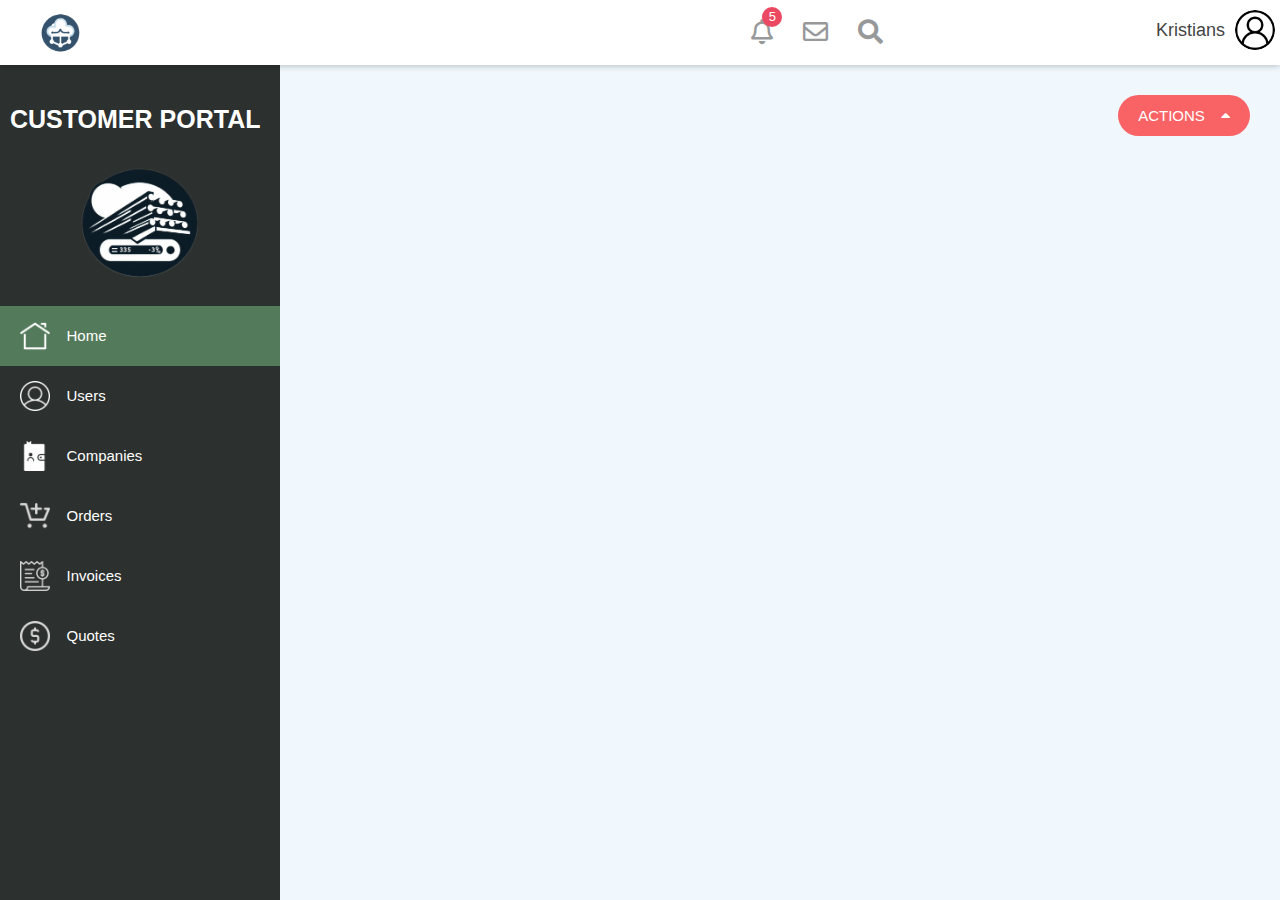
<file: crm/index.html>
<!DOCTYPE html>
<html lang="en">
<head>
  <meta charset="UTF-8" />
  <meta http-equiv="X-UA-Compatible" content="IE=edge" />
  <meta name="viewport" content="width=device-width, initial-scale=1.0" />
  <title>Client Portal</title>
  <link rel="stylesheet" href="css/all.css" />
  <link rel="stylesheet" href="css/style.css" />
  <link rel="stylesheet" href="css/companies.css" />
</head>
<body>
  <div class="container">
    <header>
      <nav class="carrotsuite-nav">
        <div class="logo">
          <a href="index.html" class="active nav-item">
            <img src="images/crmLogo.png" />
          </a>
        </div>
        <div class="icons left">
        </div>
        <div class="icons right">
          <a href="#" class="nav-item">
            <div class="badge"><span>5</span></div>
            <i class="far fa-bell"></i>
          </a>
          <a href="#" class="nav-item"><i class="far fa-envelope"></i></a>
          <a href="#" class="nav-item"><i class="fas fa-search"></i></a>
        </div>
        <div class="user" id="user">
          <a href="#" class="user-link">Kristians</a>
          <div class="user-img-wrapper">
            <img src="images/User Basic Straight Lineal.png" alt="User 1" />
          </div>
        </div>
      </nav>
      <!-- end of feeds navigation -->
    </header>
    <main class="main">
      <section class="sidebar">
        <h3>Customer Portal</h3>
        <img src="images/logo.png" id="logoSidebar" />
        <ul class="menu">
          <li>
            <a href="index.html" class="active" title="Home">
              <img src="images/home.png" alt="" id="quotesLogo">
              <span>Home</span>
            </a>
          </li>
          <li>
            <a href="#" title="Users">
              <img src="images/users.png" alt="" id="quotesLogo">
              <span>Users</span>
            </a>
          </li>
          <li>
            <a href="companies.html" title="Companies">
              <img src="images/companies.png" alt="" id="quotesLogo">
              <span>Companies</span>
            </a>
          </li>
          <li>
            <a href="#" title="Orders">
              <img src="images/orders.png" alt="" id="quotesLogo">
              <span>Orders</span>
            </a>
          </li>
          <li>
            <a href="invoices.html" title="Invoices">
              <img src="images/invoices.png" alt="" id="quotesLogo">
              <span>Invoices</span>
            </a>
          </li>
          <li>
            <a href="#" title="Quotes">
              <img src="images/quotes.png" alt="" id="quotesLogo">
              <span>Quotes</span>
            </a>
          </li>
        </ul>
      </section>
      <section class="page-content">
        <article class="header">
          <div class="info"></div>
          <div class="dropdown">
            <button class="dropbtn">
              Actions <i class="fas fa-caret-up"></i>
            </button>
            <div class="dropdown-content">
              <a href="#">
                <svg xmlns="http://www.w3.org/2000/svg" class="icon" width="24" height="24" viewBox="0 0 24 24" stroke-width="2" stroke="currentColor" fill="none" stroke-linecap="round" stroke-linejoin="round">
                  <path stroke="none" d="M0 0h24v24H0z" fill="none"/>
                  <path d="M5 4h4l2 5l-2.5 1.5a11 11 0 0 0 5 5l1.5 -2.5l5 2v4a2 2 0 0 1 -2 2a16 16 0 0 1 -15 -15a2 2 0 0 1 2 -2"/>
                </svg>
                Send SMS
              </a>
              <a href="#">
                <svg xmlns="http://www.w3.org/2000/svg" class="icon" width="24" height="24" viewBox="0 0 24 24" stroke-width="2" stroke="currentColor" fill="none" stroke-linecap="round" stroke-linejoin="round">
                  <path stroke="none" d="M0 0h24v24H0z" fill="none"/>
                  <rect x="3" y="5" width="18" height="14" rx="2"/>
                  <polyline points="3 7 12 13 21 7"/>
                </svg>
                Send Email
              </a>
              <a href="#">
                <svg xmlns="http://www.w3.org/2000/svg" class="icon" width="24" height="24" viewBox="0 0 24 24" stroke-width="2" stroke="currentColor" fill="none" stroke-linecap="round" stroke-linejoin="round">
                  <path stroke="none" d="M0 0h24v24H0z" fill="none"/>
                  <path d="M7 18a4.6 4.4 0 0 1 0 -9a5 4.5 0 0 1 11 2h1a3.5 3.5 0 0 1 0 7h-1"/>
                  <polyline points="9 15 12 12 15 15"/>
                  <line x1="12" y1="12" x2="12" y2="21"/>
                </svg>
                Export
              </a>
              <a href="#">
                <svg xmlns="http://www.w3.org/2000/svg" class="icon" width="24" height="24" viewBox="0 0 24 24" stroke-width="2" stroke="currentColor" fill="none" stroke-linecap="round" stroke-linejoin="round">
                  <path stroke="none" d="M0 0h24v24H0z" fill="none"/>
                  <path d="M19 18a3.5 3.5 0 0 0 0 -7h-1a5 4.5 0 0 0 -11 -2a4.6 4.4 0 0 0 -2.1 8.4"/>
                  <line x1="12" y1="13" x2="12" y2="22"/>
                  <polyline points="9 19 12 22 15 19"/>
                </svg>
                Import
              </a>
            </div>
          </div>
        </article>
      </section>
    </main>
  </div>
  <script src="js/script.js"></script>
</body>
</html>
</file>
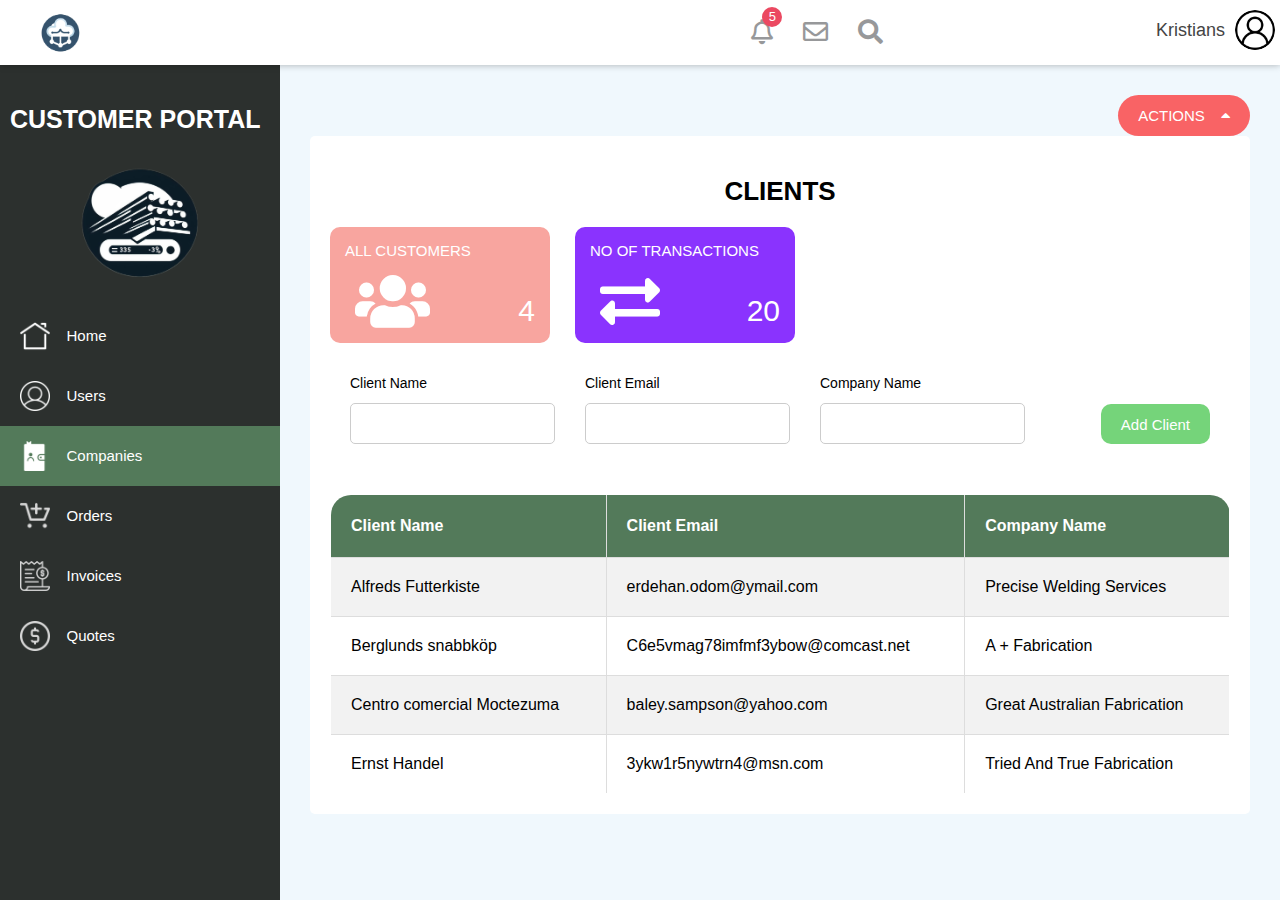
<file: crm/companies.html>
<!DOCTYPE html>
<html lang="en">
<head>
	<meta charset="UTF-8">
	<meta content="IE=edge" http-equiv="X-UA-Compatible">
	<meta content="width=device-width, initial-scale=1.0" name="viewport">
	<title>Client Portal</title>
	<link href="css/all.css" rel="stylesheet">
	<link href="css/style.css" rel="stylesheet">
	<link href="css/companies.css" rel="stylesheet">
</head>
<body>
	<div class="container">
		<header>
			<nav class="carrotsuite-nav">
				<div class="logo">
					<a class="active nav-item" href="index.html"><img src="images/crmLogo.png"></a>
				</div>
				<div class="icons left"></div>
				<div class="icons right">
					<a class="nav-item" href="#">
					<div class="badge">
						<span>5</span>
					</div><i class="far fa-bell"></i></a> <a class="nav-item" href="#"><i class="far fa-envelope"></i></a> <a class="nav-item" href="#"><i class="fas fa-search"></i></a>
				</div>
				<div class="user" id="user">
					<a class="user-link" href="#">Kristians</a>
					<div class="user-img-wrapper"><img alt="User 1" src="images/User%20Basic%20Straight%20Lineal.png"></div>
				</div>
			</nav><!-- end of feeds navigation -->
		</header>
		<main class="main">
			<section class="sidebar">
				<h3>Customer Portal</h3><img alt="Carrotsuite" id="logoSidebar" src="images/logo.png">
				<ul class="menu">
					<li>
						<a href="index.html" title="Home"><img alt="" id="quotesLogo" src="images/home.png"> <span>Home</span></a>
					</li>
					<li>
						<a href="users.html" title="Users"><img alt="" id="quotesLogo" src="images/users.png"> <span>Users</span></a>
					</li>
					<li>
						<a class="active" href="companies.html" title="Companies"><img alt="" id="quotesLogo" src="images/companies.png"> <span>Companies</span></a>
					</li>
					<li>
						<a href="orders.html" title="Orders"><img alt="" id="quotesLogo" src="images/orders.png"> <span>Orders</span></a>
					</li>
					<li>
						<a href="invoices.html" title="Invoices"><img alt="" id="quotesLogo" src="images/invoices.png"> <span>Invoices</span></a>
					</li>
					<li>
						<a href="quotes.html" title="Quotes"><img alt="" id="quotesLogo" src="images/quotes.png"> <span>Quotes</span></a>
					</li>
				</ul>
			</section>
			<section class="page-content">
				<article class="header">
					<div class="info"></div>
					<div class="dropdown">
						<button class="dropbtn">Actions <i class="fas fa-caret-up"></i></button>
						<div class="dropdown-content">
							<a href="#"><svg class="icon" height="24" viewbox="0 0 24 24" width="24" xmlns="http://www.w3.org/2000/svg">
							<path d="M0 0h24v24H0z" fill="none" stroke="none"></path>
							<path d="M5 4h4l2 5l-2.5 1.5a11 11 0 0 0 5 5l1.5 -2.5l5 2v4a2 2 0 0 1 -2 2a16 16 0 0 1 -15 -15a2 2 0 0 1 2 -2"></path></svg> Send SMS</a> <a href="#"><svg class="icon" height="24" viewbox="0 0 24 24" width="24" xmlns="http://www.w3.org/2000/svg">
							<path d="M0 0h24v24H0z" fill="none" stroke="none"></path>
							<rect height="14" rx="2" width="18" x="3" y="5"></rect>
							<polyline points="3 7 12 13 21 7"></polyline></svg> Send Email</a> <a href="#"><svg class="icon" height="24" viewbox="0 0 24 24" width="24" xmlns="http://www.w3.org/2000/svg">
							<path d="M0 0h24v24H0z" fill="none" stroke="none"></path>
							<path d="M7 18a4.6 4.4 0 0 1 0 -9a5 4.5 0 0 1 11 2h1a3.5 3.5 0 0 1 0 7h-1"></path>
							<polyline points="9 15 12 12 15 15"></polyline>
							<line x1="12" x2="12" y1="12" y2="21"></line></svg> Export</a> <a href="#"><svg class="icon" height="24" viewbox="0 0 24 24" width="24" xmlns="http://www.w3.org/2000/svg">
							<path d="M0 0h24v24H0z" fill="none" stroke="none"></path>
							<path d="M19 18a3.5 3.5 0 0 0 0 -7h-1a5 4.5 0 0 0 -11 -2a4.6 4.4 0 0 0 -2.1 8.4"></path>
							<line x1="12" x2="12" y1="13" y2="22"></line>
							<polyline points="9 19 12 22 15 19"></polyline></svg> Import</a>
						</div>
					</div>
				</article>
				<article class="board">
					<h2>CLIENTS</h2>
					<section class="boxes">
						<div class="box bg-pink">
							<p>All customers</p>
							<div class="icon-value">
								<div class="icon">
									<i class="fas fa-users"></i>
								</div>
								<p class="value">4</p>
							</div>
						</div>
						<div class="box bg-purple">
							<p>No of transactions</p>
							<div class="icon-value">
								<div class="icon">
									<i class="fas fa-exchange-alt"></i>
								</div>
								<p class="value">20</p>
							</div>
						</div>
					</section>
					<form class="form" id="create-client-form" name="create-client-form">
						<div class="form-element">
							<label for="client-name">Client Name</label> <input id="client-name" name="client-name" required="" type="text">
						</div>
						<div class="form-element">
							<label for="client-email">Client Email</label> <input id="client-email" name="client-email" required="" type="text">
						</div>
						<div class="form-element">
							<label for="company-name">Company Name</label> <input id="company-name" name="company-name" required="" type="text">
						</div><button id="createClientButton" type="submit">Add Client</button>
					</form>
					<div class="client-list">
						<ul id="client-list"></ul>
					</div>
					<table id="customers">
						<tr>
							<th>Client Name</th>
							<th>Client Email</th>
							<th>Company Name</th>
						</tr>
						<tr>
							<td>Alfreds Futterkiste</td>
							<td>erdehan.odom@ymail.com</td>
							<td>Precise Welding Services</td>
						</tr>
						<tr>
							<td>Berglunds snabbköp</td>
							<td>C6e5vmag78imfmf3ybow@comcast.net</td>
							<td>A + Fabrication</td>
						</tr>
						<tr>
							<td>Centro comercial Moctezuma</td>
							<td>baley.sampson@yahoo.com</td>
							<td>Great Australian Fabrication</td>
						</tr>
						<tr>
							<td>Ernst Handel</td>
							<td>3ykw1r5nywtrn4@msn.com</td>
							<td>Tried And True Fabrication</td>
						</tr>
					</table>
				</article>
			</section>
		</main>
	</div>
	<script src="js/companies.js">
	</script>
</body>
</html>
</file>
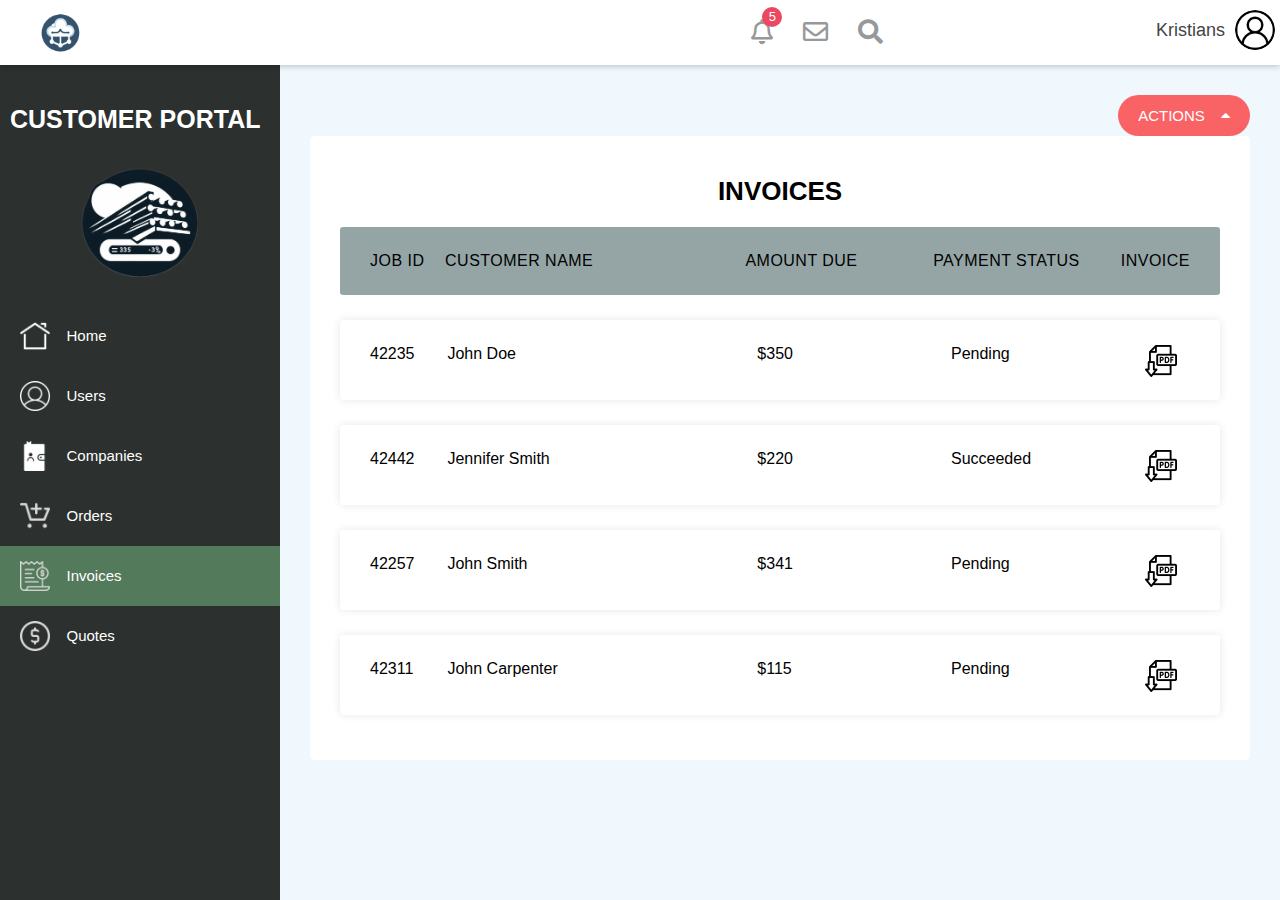
<file: crm/invoices.html>
<!DOCTYPE html>
<html lang="en">
<head>
	<meta charset="UTF-8">
	<meta content="IE=edge" http-equiv="X-UA-Compatible">
	<meta content="width=device-width, initial-scale=1.0" name="viewport">
	<title>Client Portal</title>
	<link href="css/all.css" rel="stylesheet">
	<link href="css/style.css" rel="stylesheet">
	<link href="css/companies.css" rel="stylesheet">
</head>
<body>
	<div class="container">
		<header>
			<nav class="carrotsuite-nav">
				<div class="logo">
					<a class="active nav-item" href="index.html"><img src="images/crmLogo.png"></a>
				</div>
				<div class="icons left"></div>
				<div class="icons right">
					<a class="nav-item" href="#">
					<div class="badge">
						<span>5</span>
					</div><i class="far fa-bell"></i></a> <a class="nav-item" href="#"><i class="far fa-envelope"></i></a> <a class="nav-item" href="#"><i class="fas fa-search"></i></a>
				</div>
				<div class="user" id="user">
					<a class="user-link" href="#">Kristians</a>
					<div class="user-img-wrapper"><img alt="User 1" src="images/User%20Basic%20Straight%20Lineal.png"></div>
				</div>
			</nav><!-- end of feeds navigation -->
		</header>
		<main class="main">
			<section class="sidebar">
				<h3>Customer Portal</h3><img alt="Carrotsuite" id="logoSidebar" src="images/logo.png">
				<ul class="menu">
					<li>
						<a href="index.html" title="Home"><img alt="" id="quotesLogo" src="images/home.png"> <span>Home</span></a>
					</li>
					<li>
						<a href="users.html" title="Users"><img alt="" id="quotesLogo" src="images/users.png"> <span>Users</span></a>
					</li>
					<li>
						<a href="companies.html" title="Companies"><img alt="" id="quotesLogo" src="images/companies.png"> <span>Companies</span></a>
					</li>
					<li>
						<a href="orders.html" title="Orders"><img alt="" id="quotesLogo" src="images/orders.png"> <span>Orders</span></a>
					</li>
					<li>
						<a class="active" href="invoices.html" title="Invoices"><img alt="" id="quotesLogo" src="images/invoices.png"> <span>Invoices</span></a>
					</li>
					<li>
						<a href="quotes.html" title="Quotes"><img alt="" id="quotesLogo" src="images/quotes.png"> <span>Quotes</span></a>
					</li>
				</ul>
			</section>
			<section class="page-content">
				<article class="header">
					<div class="info"></div>
					<div class="dropdown">
						<button class="dropbtn">Actions <i class="fas fa-caret-up"></i></button>
						<div class="dropdown-content">
							<a href="#"><svg class="icon" height="24" viewbox="0 0 24 24" width="24" xmlns="http://www.w3.org/2000/svg">
							<path d="M0 0h24v24H0z" fill="none" stroke="none"></path>
							<path d="M5 4h4l2 5l-2.5 1.5a11 11 0 0 0 5 5l1.5 -2.5l5 2v4a2 2 0 0 1 -2 2a16 16 0 0 1 -15 -15a2 2 0 0 1 2 -2"></path></svg> Send SMS</a> <a href="#"><svg class="icon" height="24" viewbox="0 0 24 24" width="24" xmlns="http://www.w3.org/2000/svg">
							<path d="M0 0h24v24H0z" fill="none" stroke="none"></path>
							<rect height="14" rx="2" width="18" x="3" y="5"></rect>
							<polyline points="3 7 12 13 21 7"></polyline></svg> Send Email</a> <a href="#"><svg class="icon" height="24" viewbox="0 0 24 24" width="24" xmlns="http://www.w3.org/2000/svg">
							<path d="M0 0h24v24H0z" fill="none" stroke="none"></path>
							<path d="M7 18a4.6 4.4 0 0 1 0 -9a5 4.5 0 0 1 11 2h1a3.5 3.5 0 0 1 0 7h-1"></path>
							<polyline points="9 15 12 12 15 15"></polyline>
							<line x1="12" x2="12" y1="12" y2="21"></line></svg> Export</a> <a href="#"><svg class="icon" height="24" viewbox="0 0 24 24" width="24" xmlns="http://www.w3.org/2000/svg">
							<path d="M0 0h24v24H0z" fill="none" stroke="none"></path>
							<path d="M19 18a3.5 3.5 0 0 0 0 -7h-1a5 4.5 0 0 0 -11 -2a4.6 4.4 0 0 0 -2.1 8.4"></path>
							<line x1="12" x2="12" y1="13" y2="22"></line>
							<polyline points="9 19 12 22 15 19"></polyline></svg> Import</a>
						</div>
					</div>
				</article>
				<article class="board">
					<div class="invoiceContainer">
						<h2>INVOICES</h2>
						<ul class="responsive-table">
							<li class="table-header">
								<div class="col col-1">
									Job Id
								</div>
								<div class="col col-2">
									Customer Name
								</div>
								<div class="col col-3">
									Amount Due
								</div>
								<div class="col col-4">
									Payment Status
								</div>
								<div class="col col-5">
									Invoice
								</div>
							</li>
							<li class="table-row">
								<div class="col col-1" data-label="Job Id">
									42235
								</div>
								<div class="col col-2" data-label="Customer Name">
									John Doe
								</div>
								<div class="col col-3" data-label="Amount">
									$350
								</div>
								<div class="col col-4" data-label="Payment Status">
									Pending
								</div>
								<div class="col col-5" data-label="Invoice PDF">
									<a href="images/invoice.png"><img alt="" class="pdfButton" src="images/pdfDownloadButton.png"></a>
								</div>
							</li>
							<li class="table-row">
								<div class="col col-1" data-label="Job Id">
									42442
								</div>
								<div class="col col-2" data-label="Customer Name">
									Jennifer Smith
								</div>
								<div class="col col-3" data-label="Amount">
									$220
								</div>
								<div class="col col-4" data-label="Payment Status">
									Succeeded
								</div>
								<div class="col col-5" data-label="Invoice PDF">
									<a href="images/invoice.png"><img alt="" class="pdfButton" src="images/pdfDownloadButton.png"></a>
								</div>
							</li>
							<li class="table-row">
								<div class="col col-1" data-label="Job Id">
									42257
								</div>
								<div class="col col-2" data-label="Customer Name">
									John Smith
								</div>
								<div class="col col-3" data-label="Amount">
									$341
								</div>
								<div class="col col-4" data-label="Payment Status">
									Pending
								</div>
								<div class="col col-5" data-label="Invoice PDF">
									<a href="images/invoice.png"><img alt="" class="pdfButton" src="images/pdfDownloadButton.png"></a>
								</div>
							</li>
							<li class="table-row">
								<div class="col col-1" data-label="Job Id">
									42311
								</div>
								<div class="col col-2" data-label="Customer Name">
									John Carpenter
								</div>
								<div class="col col-3" data-label="Amount">
									$115
								</div>
								<div class="col col-4" data-label="Payment Status">
									Pending
								</div>
								<div class="col col-5" data-label="Invoice PDF">
									<a href="images/invoice.png"><img alt="" class="pdfButton" src="images/pdfDownloadButton.png"></a>
								</div>
							</li>
						</ul>
					</div>
				</article>
			</section>
		</main>
	</div>
	<script src="js/script.js">
	</script>
</body>
</html>
</file>
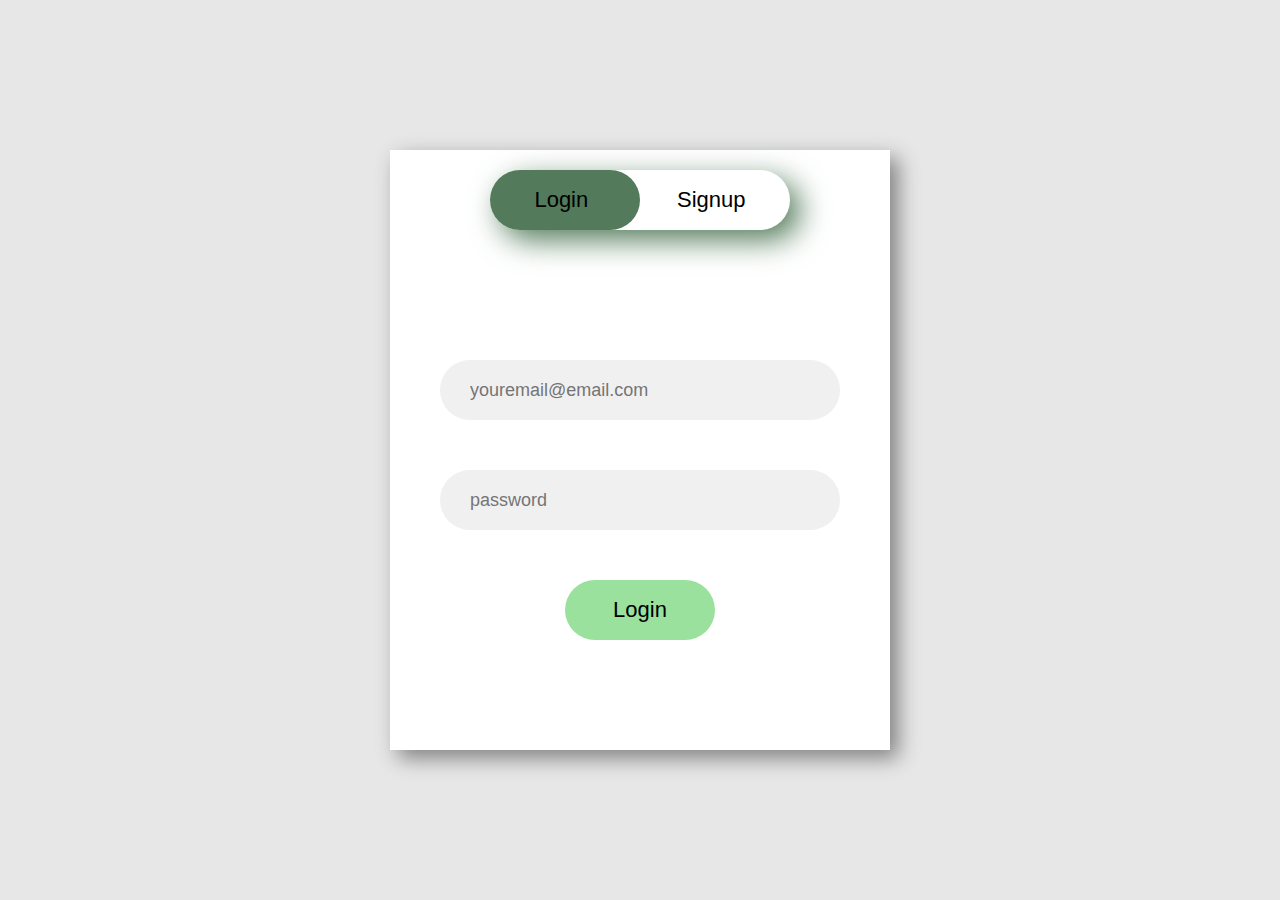
<file: crm/login.html>
<!DOCTYPE html>
<html lang="en">
<head>
	<meta charset="UTF-8">
	<meta content="width=device-width, initial-scale=1.0" name="viewport">
	<title>CRM login</title>
	<link href="css/login.css" rel="stylesheet">
</head>
<body>
	<!-- container div -->
	<div class="container">
		<!-- upper button section to select
             the login or signup form -->
		<div class="slider"></div>
		<div class="btn">
			<button class="login">Login</button> <button class="signup">Signup</button>
		</div><!-- Form section that contains the
             login and the signup form -->
		<div class="form-section">
			<!-- login form -->
			<div class="login-box">
				<input class="email ele" placeholder="youremail@email.com" type="email"> <input class="password ele" placeholder="password" type="password"> <button class="clkbtn">Login</button>
			</div><!-- signup form -->
			<div class="signup-box">
				<input class="name ele" placeholder="Enter your name" type="text"> <input class="email ele" placeholder="youremail@email.com" type="email"> <input class="password ele" placeholder="password" type="password"> <input class="password ele" placeholder="Confirm password" type="password"> <button class="clkbtn">Signup</button>
			</div>
		</div>
	</div>
	<script src="js/login.js">
	</script> 
	<script>
	       document.addEventListener('DOMContentLoaded', () => {
	           // Get references to the login and signup buttons
	           const loginButton = document.querySelector('.clkbtn');
	           const signupButton = document.querySelector('.clkbtn');
	   
	           // Add event listeners to handle button clicks
	           loginButton.addEventListener('click', () => {
	               // Redirect to index.html when login button is clicked
	               window.location.href = 'index.html';
	           });
	   
	           signupButton.addEventListener('click', () => {
	               // Redirect to index.html when signup button is clicked
	               window.location.href = 'index.html';
	           });
	       });
	</script>
</body>
</html>
</file>
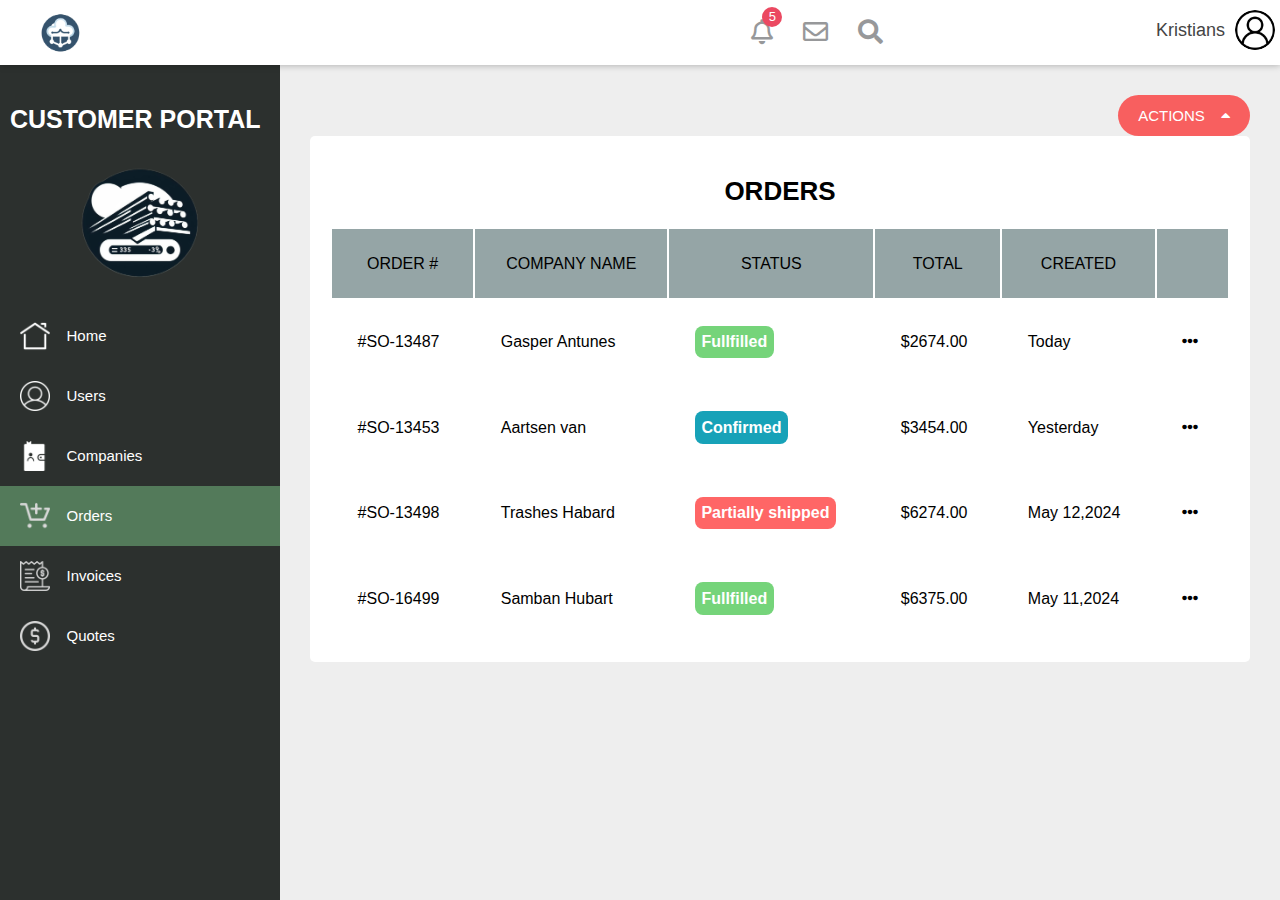
<file: crm/orders.html>
<!DOCTYPE html>
<html lang="en">
<head>
	<meta charset="UTF-8">
	<meta content="IE=edge" http-equiv="X-UA-Compatible">
	<meta content="width=device-width, initial-scale=1.0" name="viewport">
	<title>Client Portal</title>
	<link href="css/all.css" rel="stylesheet">
	<link href="css/style.css" rel="stylesheet">
	<link href="css/companies.css" rel="stylesheet">
	<link href="css/orders.css" rel="stylesheet">
</head>
<body>
	<div class="container">
		<header>
			<nav class="carrotsuite-nav">
				<div class="logo">
					<a class="active nav-item" href="index.html"><img src="images/crmLogo.png"></a>
				</div>
				<div class="icons left"></div>
				<div class="icons right">
					<a class="nav-item" href="#">
					<div class="badge">
						<span>5</span>
					</div><i class="far fa-bell"></i></a> <a class="nav-item" href="#"><i class="far fa-envelope"></i></a> <a class="nav-item" href="#"><i class="fas fa-search"></i></a>
				</div>
				<div class="user" id="user">
					<a class="user-link" href="#">Kristians</a>
					<div class="user-img-wrapper"><img alt="User 1" src="images/User%20Basic%20Straight%20Lineal.png"></div>
				</div>
			</nav><!-- end of feeds navigation -->
		</header>
		<main class="main">
			<section class="sidebar">
				<h3>Customer Portal</h3><img alt="Carrotsuite" id="logoSidebar" src="images/logo.png">
				<ul class="menu">
					<li>
						<a href="index.html" title="Home"><img alt="" id="quotesLogo" src="images/home.png"> <span>Home</span></a>
					</li>
					<li>
						<a href="users.html" title="Users"><img alt="" id="quotesLogo" src="images/users.png"> <span>Users</span></a>
					</li>
					<li>
						<a href="companies.html" title="Companies"><img alt="" id="quotesLogo" src="images/companies.png"> <span>Companies</span></a>
					</li>
					<li>
						<a class="active" href="orders.html" title="Orders"><img alt="" id="quotesLogo" src="images/orders.png"> <span>Orders</span></a>
					</li>
					<li>
						<a href="invoices.html" title="Invoices"><img alt="" id="quotesLogo" src="images/invoices.png"> <span>Invoices</span></a>
					</li>
					<li>
						<a href="quotes.html" title="Quotes"><img alt="" id="quotesLogo" src="images/quotes.png"> <span>Quotes</span></a>
					</li>
				</ul>
			</section>
			<section class="page-content">
				<article class="header">
					<div class="info"></div>
					<div class="dropdown">
						<button class="dropbtn">Actions <i class="fas fa-caret-up"></i></button>
						<div class="dropdown-content">
							<a href="#"><svg class="icon" height="24" viewbox="0 0 24 24" width="24" xmlns="http://www.w3.org/2000/svg">
							<path d="M0 0h24v24H0z" fill="none" stroke="none"></path>
							<path d="M5 4h4l2 5l-2.5 1.5a11 11 0 0 0 5 5l1.5 -2.5l5 2v4a2 2 0 0 1 -2 2a16 16 0 0 1 -15 -15a2 2 0 0 1 2 -2"></path></svg> Send SMS</a> <a href="#"><svg class="icon" height="24" viewbox="0 0 24 24" width="24" xmlns="http://www.w3.org/2000/svg">
							<path d="M0 0h24v24H0z" fill="none" stroke="none"></path>
							<rect height="14" rx="2" width="18" x="3" y="5"></rect>
							<polyline points="3 7 12 13 21 7"></polyline></svg> Send Email</a> <a href="#"><svg class="icon" height="24" viewbox="0 0 24 24" width="24" xmlns="http://www.w3.org/2000/svg">
							<path d="M0 0h24v24H0z" fill="none" stroke="none"></path>
							<path d="M7 18a4.6 4.4 0 0 1 0 -9a5 4.5 0 0 1 11 2h1a3.5 3.5 0 0 1 0 7h-1"></path>
							<polyline points="9 15 12 12 15 15"></polyline>
							<line x1="12" x2="12" y1="12" y2="21"></line></svg> Export</a> <a href="#"><svg class="icon" height="24" viewbox="0 0 24 24" width="24" xmlns="http://www.w3.org/2000/svg">
							<path d="M0 0h24v24H0z" fill="none" stroke="none"></path>
							<path d="M19 18a3.5 3.5 0 0 0 0 -7h-1a5 4.5 0 0 0 -11 -2a4.6 4.4 0 0 0 -2.1 8.4"></path>
							<line x1="12" x2="12" y1="13" y2="22"></line>
							<polyline points="9 19 12 22 15 19"></polyline></svg> Import</a>
						</div>
					</div>
				</article>
				<article class="board">
					<h2>ORDERS</h2>
					<div class="ordersContainer mt-5">
						<div class="d-flex justify-content-center row">
							<div class="col-md-10">
								<div class="rounded">
									<div class="table-responsive table-borderless">
										<table class="table">
											<thead>
												<tr>
													<th>ORDER #</th>
													<th>COMPANY NAME</th>
													<th>STATUS</th>
													<th>TOTAL</th>
													<th>CREATED</th>
													<th></th>
												</tr>
											</thead>
											<tbody class="table-body">
												<tr class="cell-1">
													<td>#SO-13487</td>
													<td>Gasper Antunes</td>
													<td><span class="status badge-success">Fullfilled</span></td>
													<td>$2674.00</td>
													<td>Today</td>
													<td><i class="fa fa-ellipsis-h text-black-50"></i></td>
												</tr>
												<tr class="cell-1">
													<td>#SO-13453</td>
													<td>Aartsen van</td>
													<td><span class="status badge-info">Confirmed</span></td>
													<td>$3454.00</td>
													<td>Yesterday</td>
													<td><i class="fa fa-ellipsis-h text-black-50"></i></td>
												</tr>
												<tr class="cell-1">
													<td>#SO-13498</td>
													<td>Trashes Habard</td>
													<td><span class="status badge-danger">Partially shipped</span></td>
													<td>$6274.00</td>
													<td>May 12,2024</td>
													<td><i class="fa fa-ellipsis-h text-black-50"></i></td>
												</tr>
												<tr class="cell-1">
													<td>#SO-16499</td>
													<td>Samban Hubart</td>
													<td><span class="status badge-success">Fullfilled</span></td>
													<td>$6375.00</td>
													<td>May 11,2024</td>
													<td><i class="fa fa-ellipsis-h text-black-50"></i></td>
												</tr>
											</tbody>
										</table>
									</div>
								</div>
							</div>
						</div>
					</div>
				</article>
			</section>
		</main>
	</div>
	<script src="js/script.js">
	</script>
</body>
</html>
</file>
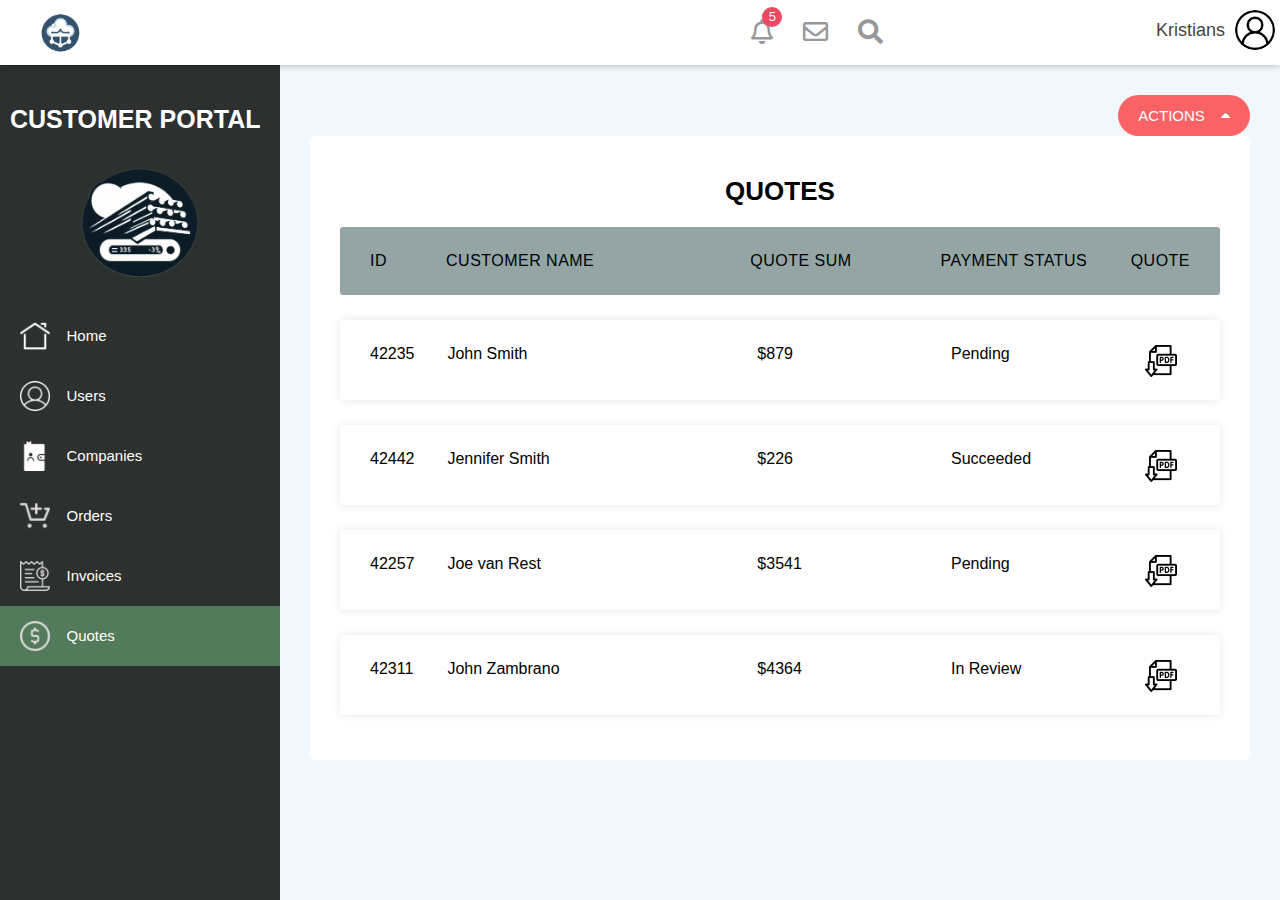
<file: crm/quotes.html>
<!DOCTYPE html>
<html lang="en">
<head>
	<meta charset="UTF-8">
	<meta content="IE=edge" http-equiv="X-UA-Compatible">
	<meta content="width=device-width, initial-scale=1.0" name="viewport">
	<title>Client Portal</title>
	<link href="css/all.css" rel="stylesheet">
	<link href="css/style.css" rel="stylesheet">
	<link href="css/companies.css" rel="stylesheet">
</head>
<body>
	<div class="container">
		<header>
			<nav class="carrotsuite-nav">
				<div class="logo">
					<a class="active nav-item" href="index.html"><img src="images/crmLogo.png"></a>
				</div>
				<div class="icons left"></div>
				<div class="icons right">
					<a class="nav-item" href="#">
					<div class="badge">
						<span>5</span>
					</div><i class="far fa-bell"></i></a> <a class="nav-item" href="#"><i class="far fa-envelope"></i></a> <a class="nav-item" href="#"><i class="fas fa-search"></i></a>
				</div>
				<div class="user" id="user">
					<a class="user-link" href="#">Kristians</a>
					<div class="user-img-wrapper"><img alt="User 1" src="images/User%20Basic%20Straight%20Lineal.png"></div>
				</div>
			</nav><!-- end of feeds navigation -->
		</header>
		<main class="main">
			<section class="sidebar">
				<h3>Customer Portal</h3><img alt="Carrotsuite" id="logoSidebar" src="images/logo.png">
				<ul class="menu">
					<li>
						<a href="index.html" title="Home"><img alt="" id="quotesLogo" src="images/home.png"> <span>Home</span></a>
					</li>
					<li>
						<a href="users.html" title="Users"><img alt="" id="quotesLogo" src="images/users.png"> <span>Users</span></a>
					</li>
					<li>
						<a href="companies.html" title="Companies"><img alt="" id="quotesLogo" src="images/companies.png"> <span>Companies</span></a>
					</li>
					<li>
						<a href="orders.html" title="Orders"><img alt="" id="quotesLogo" src="images/orders.png"> <span>Orders</span></a>
					</li>
					<li>
						<a href="invoices.html" title="Invoices"><img alt="" id="quotesLogo" src="images/invoices.png"> <span>Invoices</span></a>
					</li>
					<li>
						<a class="active" href="quotes.html" title="Quotes"><img alt="" id="quotesLogo" src="images/quotes.png"> <span>Quotes</span></a>
					</li>
				</ul>
			</section>
			<section class="page-content">
				<article class="header">
					<div class="info"></div>
					<div class="dropdown">
						<button class="dropbtn">Actions <i class="fas fa-caret-up"></i></button>
						<div class="dropdown-content">
							<a href="#"><svg class="icon" height="24" viewbox="0 0 24 24" width="24" xmlns="http://www.w3.org/2000/svg">
							<path d="M0 0h24v24H0z" fill="none" stroke="none"></path>
							<path d="M5 4h4l2 5l-2.5 1.5a11 11 0 0 0 5 5l1.5 -2.5l5 2v4a2 2 0 0 1 -2 2a16 16 0 0 1 -15 -15a2 2 0 0 1 2 -2"></path></svg> Send SMS</a> <a href="#"><svg class="icon" height="24" viewbox="0 0 24 24" width="24" xmlns="http://www.w3.org/2000/svg">
							<path d="M0 0h24v24H0z" fill="none" stroke="none"></path>
							<rect height="14" rx="2" width="18" x="3" y="5"></rect>
							<polyline points="3 7 12 13 21 7"></polyline></svg> Send Email</a> <a href="#"><svg class="icon" height="24" viewbox="0 0 24 24" width="24" xmlns="http://www.w3.org/2000/svg">
							<path d="M0 0h24v24H0z" fill="none" stroke="none"></path>
							<path d="M7 18a4.6 4.4 0 0 1 0 -9a5 4.5 0 0 1 11 2h1a3.5 3.5 0 0 1 0 7h-1"></path>
							<polyline points="9 15 12 12 15 15"></polyline>
							<line x1="12" x2="12" y1="12" y2="21"></line></svg> Export</a> <a href="#"><svg class="icon" height="24" viewbox="0 0 24 24" width="24" xmlns="http://www.w3.org/2000/svg">
							<path d="M0 0h24v24H0z" fill="none" stroke="none"></path>
							<path d="M19 18a3.5 3.5 0 0 0 0 -7h-1a5 4.5 0 0 0 -11 -2a4.6 4.4 0 0 0 -2.1 8.4"></path>
							<line x1="12" x2="12" y1="13" y2="22"></line>
							<polyline points="9 19 12 22 15 19"></polyline></svg> Import</a>
						</div>
					</div>
				</article>
				<article class="board">
					<div class="invoiceContainer">
						<h2>QUOTES</h2>
						<ul class="responsive-table">
							<li class="table-header">
								<div class="col col-1">
									Id
								</div>
								<div class="col col-2">
									Customer Name
								</div>
								<div class="col col-3">
									Quote sum
								</div>
								<div class="col col-4">
									Payment Status
								</div>
								<div class="col col-5">
									Quote
								</div>
							</li>
							<li class="table-row">
								<div class="col col-1" data-label="Job Id">
									42235
								</div>
								<div class="col col-2" data-label="Customer Name">
									John Smith
								</div>
								<div class="col col-3" data-label="Amount">
									$879
								</div>
								<div class="col col-4" data-label="Payment Status">
									Pending
								</div>
								<div class="col col-5" data-label="Invoice PDF">
									<a href="images/invoice.png"><img alt="" class="pdfButton" src="images/pdfDownloadButton.png"></a>
								</div>
							</li>
							<li class="table-row">
								<div class="col col-1" data-label="Job Id">
									42442
								</div>
								<div class="col col-2" data-label="Customer Name">
									Jennifer Smith
								</div>
								<div class="col col-3" data-label="Amount">
									$226
								</div>
								<div class="col col-4" data-label="Payment Status">
									Succeeded
								</div>
								<div class="col col-5" data-label="Invoice PDF">
									<a href="images/invoice.png"><img alt="" class="pdfButton" src="images/pdfDownloadButton.png"></a>
								</div>
							</li>
							<li class="table-row">
								<div class="col col-1" data-label="Job Id">
									42257
								</div>
								<div class="col col-2" data-label="Customer Name">
									Joe van Rest
								</div>
								<div class="col col-3" data-label="Amount">
									$3541
								</div>
								<div class="col col-4" data-label="Payment Status">
									Pending
								</div>
								<div class="col col-5" data-label="Invoice PDF">
									<a href="images/invoice.png"><img alt="" class="pdfButton" src="images/pdfDownloadButton.png"></a>
								</div>
							</li>
							<li class="table-row">
								<div class="col col-1" data-label="Job Id">
									42311
								</div>
								<div class="col col-2" data-label="Customer Name">
									John Zambrano
								</div>
								<div class="col col-3" data-label="Amount">
									$4364
								</div>
								<div class="col col-4" data-label="Payment Status">
									In Review
								</div>
								<div class="col col-5" data-label="Invoice PDF">
									<a href="images/invoice.png"><img alt="" class="pdfButton" src="images/pdfDownloadButton.png"></a>
								</div>
							</li>
						</ul>
					</div>
				</article>
			</section>
		</main>
	</div>
	<script src="js/script.js">
	</script>
</body>
</html>
</file>
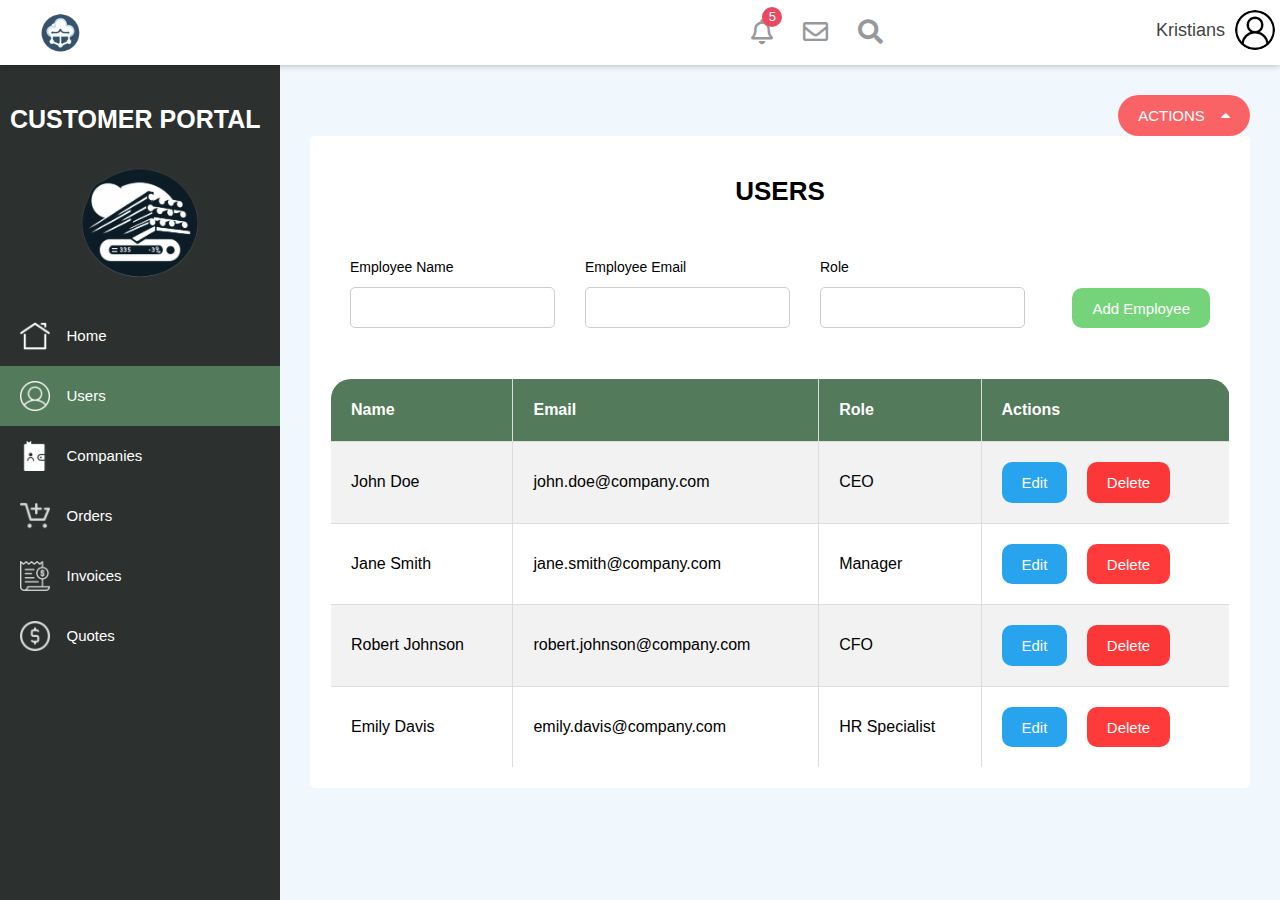
<file: crm/users.html>
<!DOCTYPE html>
<html lang="en">
<head>
	<meta charset="UTF-8">
	<meta content="IE=edge" http-equiv="X-UA-Compatible">
	<meta content="width=device-width, initial-scale=1.0" name="viewport">
	<title>Client Portal</title>
	<link href="css/all.css" rel="stylesheet">
	<link href="css/style.css" rel="stylesheet">
	<link href="css/companies.css" rel="stylesheet">
</head>
<body>
	<div class="container">
		<header>
			<nav class="carrotsuite-nav">
				<div class="logo">
					<a class="active nav-item" href="index.html"><img src="images/crmLogo.png"></a>
				</div>
				<div class="icons left"></div>
				<div class="icons right">
					<a class="nav-item" href="#">
					<div class="badge">
						<span>5</span>
					</div><i class="far fa-bell"></i></a> <a class="nav-item" href="#"><i class="far fa-envelope"></i></a> <a class="nav-item" href="#"><i class="fas fa-search"></i></a>
				</div>
				<div class="user" id="user">
					<a class="user-link" href="#">Kristians</a>
					<div class="user-img-wrapper"><img alt="User 1" src="images/User%20Basic%20Straight%20Lineal.png"></div>
				</div>
			</nav><!-- end of feeds navigation -->
		</header>
		<main class="main">
			<section class="sidebar">
				<h3>Customer Portal</h3><img alt="Carrotsuite" id="logoSidebar" src="images/logo.png">
				<ul class="menu">
					<li>
						<a href="index.html" title="Home"><img alt="" id="quotesLogo" src="images/home.png"> <span>Home</span></a>
					</li>
					<li>
						<a class="active" href="users.html" title="Users"><img alt="" id="quotesLogo" src="images/users.png"> <span>Users</span></a>
					</li>
					<li>
						<a href="companies.html" title="Companies"><img alt="" id="quotesLogo" src="images/companies.png"> <span>Companies</span></a>
					</li>
					<li>
						<a href="orders.html" title="Orders"><img alt="" id="quotesLogo" src="images/orders.png"> <span>Orders</span></a>
					</li>
					<li>
						<a href="invoices.html" title="Invoices"><img alt="" id="quotesLogo" src="images/invoices.png"> <span>Invoices</span></a>
					</li>
					<li>
						<a href="quotes.html" title="Quotes"><img alt="" id="quotesLogo" src="images/quotes.png"> <span>Quotes</span></a>
					</li>
				</ul>
			</section>
			<section class="page-content">
				<article class="header">
					<div class="info"></div>
					<div class="dropdown">
						<button class="dropbtn">Actions <i class="fas fa-caret-up"></i></button>
						<div class="dropdown-content">
							<a href="#"><svg class="icon" height="24" viewbox="0 0 24 24" width="24" xmlns="http://www.w3.org/2000/svg">
							<path d="M0 0h24v24H0z" fill="none" stroke="none"></path>
							<path d="M5 4h4l2 5l-2.5 1.5a11 11 0 0 0 5 5l1.5 -2.5l5 2v4a2 2 0 0 1 -2 2a16 16 0 0 1 -15 -15a2 2 0 0 1 2 -2"></path></svg> Send SMS</a> <a href="#"><svg class="icon" height="24" viewbox="0 0 24 24" width="24" xmlns="http://www.w3.org/2000/svg">
							<path d="M0 0h24v24H0z" fill="none" stroke="none"></path>
							<rect height="14" rx="2" width="18" x="3" y="5"></rect>
							<polyline points="3 7 12 13 21 7"></polyline></svg> Send Email</a> <a href="#"><svg class="icon" height="24" viewbox="0 0 24 24" width="24" xmlns="http://www.w3.org/2000/svg">
							<path d="M0 0h24v24H0z" fill="none" stroke="none"></path>
							<path d="M7 18a4.6 4.4 0 0 1 0 -9a5 4.5 0 0 1 11 2h1a3.5 3.5 0 0 1 0 7h-1"></path>
							<polyline points="9 15 12 12 15 15"></polyline>
							<line x1="12" x2="12" y1="12" y2="21"></line></svg> Export</a> <a href="#"><svg class="icon" height="24" viewbox="0 0 24 24" width="24" xmlns="http://www.w3.org/2000/svg">
							<path d="M0 0h24v24H0z" fill="none" stroke="none"></path>
							<path d="M19 18a3.5 3.5 0 0 0 0 -7h-1a5 4.5 0 0 0 -11 -2a4.6 4.4 0 0 0 -2.1 8.4"></path>
							<line x1="12" x2="12" y1="13" y2="22"></line>
							<polyline points="9 19 12 22 15 19"></polyline></svg> Import</a>
						</div>
					</div>
				</article>
				<article class="board">
					<h2>USERS</h2>
					<form class="form" id="create-client-form" name="create-client-form">
						<div class="form-element">
							<label for="client-name">Employee Name</label> <input id="client-name2" name="client-name" required="" type="text">
						</div>
						<div class="form-element">
							<label for="client-email">Employee Email</label> <input id="client-email2" name="client-email" required="" type="text">
						</div>
						<div class="form-element">
							<label for="company-name">Role</label> <input id="company-name2" name="company-name" required="" type="text">
						</div><button id="createClientButton" type="submit">Add Employee</button>
					</form>
					<div class="client-list">
						<ul id="client-list"></ul>
					</div>
					<table id="customers">
						<tr>
							<th>Name</th>
							<th>Email</th>
							<th>Role</th>
							<th>Actions</th>
						</tr>
						<tr>
							<td>John Doe</td>
							<td>john.doe@company.com</td>
							<td>CEO</td>
							<td><button class="edit-button">Edit</button> <button class="delete-button">Delete</button></td>
						</tr>
						<tr>
							<td>Jane Smith</td>
							<td>jane.smith@company.com</td>
							<td>Manager</td>
							<td><button class="edit-button">Edit</button> <button class="delete-button">Delete</button></td>
						</tr>
						<tr>
							<td>Robert Johnson</td>
							<td>robert.johnson@company.com</td>
							<td>CFO</td>
							<td><button class="edit-button">Edit</button> <button class="delete-button">Delete</button></td>
						</tr>
						<tr>
							<td>Emily Davis</td>
							<td>emily.davis@company.com</td>
							<td>HR Specialist</td>
							<td><button class="edit-button">Edit</button> <button class="delete-button">Delete</button></td>
						</tr>
					</table>
				</article>
			</section>
		</main>
	</div>
	<script src="js/users.js">
	</script>
</body>
</html>
</file>
<file: crm/css/style.css>
/* common styles */

:root {
	box-sizing: border-box;
	/* font-size: calc(1vw + 0.65rem); */
	/* font-size: 65.8%; */
	font-size: 0.625rem;
	font-family: "Josefin Sans", sans-serif;
	--sidebar-bgColor: #023059;
	--sidebar-bgColor-hover: #683fbf;
	--sidebar-txtColor: #dde9f8;
	--sidebar-headingColor: #7889a4;
	--page-content-bgColor: #f0f1f6;
	--page-content-txtColor: #171616;
	--page-content-blockColor: #fff;
	--icon-color: #f29441;
	--white: #fff;
	--black: #333;
	--blue: #00b9eb;
	--red: #b1160e;
	--pink: #f279c8;
	--purple: #8a33fe;
	--cyan: #5bb7ea;
	--ash: #f6b166;
	--deep-blue: #023059;
}
*, *::before, *::after {
	margin: 0;
	padding: 0;
	box-sizing: inherit;
	outline: none;
}
* {
	font-family: "Josefin Sans", sans-serif;
}
ul {
	list-style: none;
}
a, button {
	color: inherit;
}
a {
	text-decoration: none;
}
button {
	background: none;
}
input {
	-webkit-appearance: none;
}
body {
	background-color: #f0f8fd;
}
button:not(:disabled), [type="button"]:not(:disabled), [type="reset"]:not(:disabled), [type="submit"]:not(:disabled) {
	cursor: pointer;
}
.container {
	height: 100vh;
	width: 100vw;
}
/* end of common styles */

.carrotsuite-nav {
	position: relative;
	width: 100%;
	height: 6.5rem;
	background-color: #fff;
	display: flex;
	justify-content: center;
	box-shadow: 0 0 0.7rem rgba(0, 0, 0, 0.3);
	transition: 0.5s all ease-in-out;
}
.carrotsuite-nav .logo {
	position: absolute;
	left: 0.5rem;
	width: 20rem;
	height: 6.5rem;
}
.carrotsuite-nav .logo img {
	height: 100%;
}
.carrotsuite-nav .icons {
	display: flex;
	align-items: center;
}
.badge {
	position: absolute;
	top: 10%;
	left: 7%;
	width: 2rem;
	height: 2rem;
	font-size: small;
	background-color: #eb4961;
	border-radius: 50%;
	padding: 0.2rem 0.5rem;
	color: #fff;
	display: flex;
	justify-content: center;
	align-items: center;
}
.badge span {
	text-align: center;
}
.carrotsuite-nav .nav-item {
	transition: 0.5s all ease-in-out;
}
.carrotsuite-nav .nav-item:hover {
	color: var(--sidebar-bgColor);
}
/* .carrotsuite-nav .nav-item:hover {
  animation: toTop;
  animation-duration: 2s;
  animation-timing-function: ease-out;
  animation-iteration-count: infinite;
}
@keyframes toTop {
  0% {
    transform: translateY(0px);
  }
  50% {
    transform: translateY(-5px);
  }
  100% {
    transform: translateY(-10px);
  }
} */

.carrotsuite-nav .icons.left {
	position: relative;
	left: -15%;
}
.carrotsuite-nav .icons.right {
	position: relative;
	right: -30%;
}
.carrotsuite-nav .icons a {
	text-decoration: none;
	margin-right: 3rem;
	font-size: 2.5rem;
	color: #97989a;
}
.carrotsuite-nav .icons .active {
	color: #1aa1f5;
}
.carrotsuite-nav .user {
	position: absolute;
	right: 0.5rem;
	top: 1rem;
	display: flex;
	align-items: center;
	cursor: pointer;
}
.carrotsuite-nav .user-img-wrapper {
	width: 4rem;
	height: 4rem;
}
.carrotsuite-nav .user-img-wrapper img {
	width: 100%;
	height: 100%;
	object-fit: contain;
	border-radius: 50%;
}
.carrotsuite-nav .user-link {
	margin: 0 1rem;
	text-decoration: none;
	font-size: 1.8rem;
	color: #444444;
}
/* main */

.main {
	display: grid;
	grid-template-columns: 28rem 2fr;
	overflow: hidden;
	height: calc(100vh - 6.5rem);
	transition: 0.5s all ease-in-out;
}
.sidebar {
	grid-column: 1 / 2;
	height: 100vh;
	overflow: auto;
	color: #ffffff;
	background: #2C302E;
}
.sidebar>h3 {
	margin-top: 3rem;
	font-size: 2.5rem;
	padding: 1rem;
	text-transform: uppercase;
}
.sidebar .menu {
	display: flex;
	flex-direction: column;
	flex-grow: 1;
}
.sidebar .menu li:last-child {
	margin-top: auto;
	margin-bottom: 1.5rem;
}
.sidebar .menu li>* {
	width: 100%;
	padding: 1.5rem 2rem;
}
.sidebar .menu .menu-heading h3 {
	letter-spacing: 0.15em;
	font-size: 1.5rem;
	margin-left: 2rem;
	color: var(--white);
}
.sidebar .menu li:not(:first-child) {
	/* border: 0.125rem solid #537A5A; */
}
.sidebar .menu li a {
	font-size: 1.5rem;
}
.sidebar .menu i {
	color: var(--icon-color);
	margin-right: 0.8rem;
}
.sidebar .menu a, .sidebar .menu button {
	display: flex;
	align-items: center;
	font-size: 0.9rem;
}
.sidebar .menu a:hover, .sidebar .menu a:focus, .sidebar .menu button:hover, .sidebar .menu button:focus {
	background: #537A5A;
	color: var(--white);
	outline: none;
}
.sidebar .menu a.active {
	background: #537A5A;
	color: var(--white);
	outline: none;
}
.page-content {
	grid-column: 2 / -1;
	margin: 3rem;
	overflow: hidden;
}
.page-content .header {
	display: flex;
	justify-content: center;
	align-items: center;
}
.page-content .header .info {
	display: flex;
	flex-direction: column;
}
.page-content .header .info p {
	font-size: 1.5rem;
	padding: 0.6rem;
}
.page-content .header .info p:first-child {
	color: #807f84;
}
.page-content .header .info p span {
	color: #f279c8;
	font-size: small;
}
.page-content .header .dropdown {
	margin-left: auto;
}
button {
	padding: 1.2rem 2rem;
	font-size: 1.5rem;
	border: none;
}
.dropbtn {
	background: rgba(255, 0, 0, 0.6);
	color: var(--white);
	border-radius: 5rem;
	text-transform: uppercase;
}
.dropbtn i {
	margin-left: 1.2rem;
	transition: 0.5s;
}
.dropdown {
	position: relative;
	display: inline-block;
}
.dropdown-content {
	position: absolute;
	background-color: #f9f9f9;
	min-width: 16rem;
	box-shadow: 0px 8px 16px 0px rgba(0, 0, 0, 0.2);
	z-index: 1;
	opacity: 0;
	visibility: hidden;
}
.dropdown-content a {
	color: black;
	padding: 1rem;
	text-decoration: none;
	display: flex;
	align-items: center;
	font-size: 1.2rem;
}
.dropdown-content a svg {
	margin-right: 0.5rem;
}
.dropdown .dropdown-content {
	transition: 0.5s all ease-in-out;
}
.dropdown:hover .dropdown-content {
	opacity: 1;
	visibility: visible;
}
.dropdown-content a:hover {
	background-color: #f1f1f1;
}
.dropdown .dropbtn {
	transition: 0.5s all ease-in-out;
}
.dropdown:hover .dropbtn {
	background-color: var(--red);
}
.dropdown:hover .dropbtn i {
	transform: rotate(-180deg);
}
.bg-pink {
	background: #F8A59F;
	color: var(--white);
}
.bg-purple {
	background: var(--purple);
	color: var(--white);
}
.bg-cyan {
	background: var(--cyan);
	color: var(--white);
}
.bg-ash {
	background: var(--ash);
	color: var(--white);
}
.bg-deep-blue {
	background: var(--deep-blue);
	color: var(--white);
}
.bg-pale {
	background: #eb4961;
	color: var(--white);
}
.page-content .board {
	background: var(--white);
	border-radius: 0.5rem;
	max-height: 100%;
	overflow: auto;
	padding: 2rem;
}
.board>p {
	font-size: 1.5rem;
	margin-bottom: 2.5rem;
}
.board .boxes {
	display: flex;
	overflow-y: hidden;
	overflow-x: auto;
}
.box {
	padding: 1.5rem;
	min-width: 22rem;
	border-radius: 1rem;
	margin-right: 2.5rem;
}
.box p {
	text-transform: uppercase;
	font-size: 1.5rem;
}
.box .icon-value {
	display: flex;
	align-items: flex-end;
	/* justify-content: flex-end; */
}
.box .icon-value .icon {
	padding: 1rem;
	font-size: 6rem;
	margin-bottom: -2rem;
}
.box .icon-value .value {
	font-size: 3rem;
	margin-left: auto;
}
.create-client {
	display: flex;
	margin-top: 1rem;
}
#createClientButton {
	margin-left: auto;
	background: #75d47a;
	border-radius: 1rem;
	color: var(--white);
	height: 2.7em;
	margin-top: 2.7em;
}
.edit-button {
	margin-left: auto;
	background: #27a4ed;
	border-radius: 1rem;
	color: var(--white);
	height: 2.7em;
	margin-right: 1em;
}
.delete-button {
	margin-left: auto;
	background: rgba(255, 0, 0, 0.771);
	border-radius: 1rem;
	color: var(--white);
	height: 2.7em;
}
.create-client button i {
	margin-right: 0.5rem;
}
input, select, textarea {
	width: 100%;
	padding: 1.2rem;
	border: 0.1rem solid #ccc;
	border-radius: 0.5rem;
	resize: vertical;
}
label {
	padding: 1.2rem 1.2rem 1.2rem 0;
	display: block;
	font-size: 1.4rem;
}
.chart-container {
	width: 80%;
	height: 50vh;
	margin: auto;
	padding-bottom: 6em;
}
#pieChartContainer {
	width: 50vh;
}
.form {
	padding: 2rem;
	display: flex;
	flex-wrap: wrap;
}
.form-element {
	min-width: 20.5rem;
	margin-right: 3rem;
	margin-bottom: 1rem;
}
#quotesLogo {
	width: 2em;
	margin-right: 1.1em;
}
/* resposive */

@media (max-width: 1280px) {
	.carrotsuite-nav .icons.left {
		left: -10%;
	}
	.carrotsuite-nav .icons.right {
		right: -15%;
	}
}
@media (max-width: 894px) {
	.carrotsuite-nav .icons.left {
		left: -5%;
	}
	.carrotsuite-nav .icons.right {
		right: -10%;
	}
	.form-element {
		min-width: 100%;
	}
}
@media (max-width: 764px) {
	.carrotsuite-nav .icons.left {
		left: 0;
	}
	.carrotsuite-nav .icons.right {
		right: 0;
	}
}
@media (max-width: 654px) {
	.carrotsuite-nav .icons a {
		margin-right: 1.5rem;
		font-size: 2rem;
	}
}
@media (max-width: 626px) {
	.carrotsuite-nav .icons a {
		margin-right: 1.5rem;
		font-size: 2rem;
	}
	.carrotsuite-nav .user .user-link {
		display: none;
	}
	.main {
		grid-template-columns: 4rem 2fr;
	}
	.sidebar .menu li>* {
		padding: 1rem;
	}
	#logoSidebar {
		display: none;
	}
	.sidebar .menu i {
		margin-right: 0;
	}
	.sidebar .menu a span, .sidebar>h3, .sidebar .menu-heading {
		display: none;
	}
	.sidebar {
		width: 5em;
	}
}
@media (max-width: 576px) {
	.badge {
		top: 0.8rem;
		padding: 0.2rem 0.5rem;
	}
	.carrotsuite-nav .icons a {
		right: -100%;
	}
}
@media (max-width: 544px) {
	.carrotsuite-nav .icons.right {
		right: -25%;
	}
	.carrotsuite-nav .icons.left {
		position: absolute;
		top: 2rem;
		left: 45%;
	}
}
@media (max-width: 430px) {
	.carrotsuite-nav .logo {
		left: -2rem;
	}
}
@media (max-width: 428px) {
	.carrotsuite-nav .icons.right {
		right: -33%;
	}
}
.client-list {
	margin-top: 20px;
}
.client-list h2 {
	font-size: 1.2rem;
}
.client-list ul {
	list-style: none;
	padding: 0;
}
.client-list li {
	margin-bottom: 10px;
	border: 1px solid #ddd;
	padding: 10px;
	background-color: #f9f9f9;
}
.invoiceContainer {
	max-width: 1000px;
	margin-left: auto;
	margin-right: auto;
	padding-left: 10px;
	padding-right: 10px;
}
h2 {
	font-size: 26px;
	margin: 20px 0;
	text-align: center;
	small {
		font-size: 0.5em;
	}
}
.pdfButton {
	width: 2em;
}
.pdfButton:hover {
	width: 2.1em;
}
.responsive-table {
	li {
		border-radius: 3px;
		padding: 25px 30px;
		display: flex;
		justify-content: space-between;
		margin-bottom: 25px;
	}
	.table-header {
		background-color: #95A5A6;
		font-size: 16px;
		text-transform: uppercase;
		letter-spacing: 0.03em;
	}
	.table-row {
		background-color: #ffffff;
		box-shadow: 0px 0px 9px 0px rgba(0, 0, 0, 0.1);
		height: 8em;
	}
	.col-1 {
		flex-basis: 10%;
	}
	.col-2 {
		flex-basis: 40%;
	}
	.col-3 {
		flex-basis: 25%;
	}
	.col-4 {
		flex-basis: 25%;
	}
	.table-row div {
		font-size: 16px;
		width: 3em;
	}
	@media all and (max-width: 767px) {
		.table-header {
			display: none;
		}
		.table-row {}
		li {
			display: block;
		}
		.col {
			flex-basis: 100%;
		}
		.col {
			display: flex;
			padding: 10px 0;
			&:before {
				color: #6C7A89;
				padding-right: 10px;
				content: attr(data-label);
				flex-basis: 50%;
				text-align: right;
			}
		}
	}
}
</file>
<file: crm/css/companies.css>
#customers {
	font-family: Arial, Helvetica, sans-serif;
	border-collapse: collapse;
	width: 100%;
	border-radius: 0.5rem;
	overflow: hidden;
	/* Ensure the border-radius is applied correctly */
	border: 1px solid #ddd;
	font-family: "Josefin Sans", sans-serif;
}
#customers td, #customers th {
	border: 1px solid #ddd;
	padding: 20px;
	font-size: medium;
	font-family: "Josefin Sans", sans-serif;
}
#customers tr:nth-child(even) {
	background-color: #f2f2f2;
}
#customers tr:hover {
	background-color: #ddd;
}
#logoSidebar {
	width: 100%;
}
#customers th {
	padding-top: 22px;
	padding-bottom: 22px;
	text-align: left;
	background-color: #537A5A;
	color: white;
}
#customers tr:first-child th:first-child {
	border-top-left-radius: 20px;
}
#customers tr:first-child th:last-child {
	border-top-right-radius: 20px;
}
#customers tr:last-child td:first-child {
	border-bottom-left-radius: 20px;
}
#customers tr:last-child td:last-child {
	border-bottom-right-radius: 20px;
}
</file>
<file: crm/css/login.css>
@import url("https://fonts.googleapis.com/css2?family=Poppins:ital,wght@0,100;0,200;0,300;0,400;0,500;0,600;0,700;0,800;0,900;1,100;1,200;1,300;1,400;1,500;1,600;1,700;1,800;1,900&display=swap");
* {
	margin: 0;
	padding: 0;
	box-sizing: border-box;
	font-family: "Josefin Sans", sans-serif;
}
body {
	height: 100vh;
	width: 100vw;
	display: flex;
	justify-content: center;
	align-items: center;
	flex-direction: column;
	gap: 30px;
	background-color: rgb(231, 231, 231);
}
header {
	width: 100%;
	display: flex;
	flex-direction: column;
	align-items: center;
	justify-content: center;
	gap: 8px;
}
.heading {
	color: green;
}
.title {
	font-weight: 400;
	letter-spacing: 1.5px;
}
.container {
	height: 600px;
	width: 500px;
	background-color: white;
	box-shadow: 8px 8px 20px rgb(128, 128, 128);
	position: relative;
	overflow: hidden;
}
.btn {
	height: 60px;
	width: 300px;
	margin: 20px auto;
	box-shadow: 10px 10px 30px #537A5A;
	border-radius: 50px;
	display: flex;
	justify-content: space-around;
	align-items: center;
}
.login, .signup {
	font-size: 22px;
	border: none;
	outline: none;
	background-color: transparent;
	position: relative;
	cursor: pointer;
}
.slider {
	height: 60px;
	width: 150px;
	border-radius: 50px;
	background-color: #537A5A;
	position: absolute;
	top: 20px;
	left: 100px;
	transition: all 0.5s ease-in-out;
}
.moveslider {
	left: 250px;
}
.form-section {
	height: 500px;
	width: 1000px;
	padding: 20px 0;
	display: flex;
	position: relative;
	transition: all 0.5s ease-in-out;
	left: 0px;
}
.form-section-move {
	left: -500px;
}
.login-box, .signup-box {
	height: 100%;
	width: 500px;
	display: flex;
	flex-direction: column;
	align-items: center;
	justify-content: center;
	padding: 0px 40px;
}
.login-box {
	gap: 50px;
}
.signup-box {
	gap: 30px;
}
.ele {
	height: 60px;
	width: 400px;
	outline: none;
	border: none;
	color: rgb(77, 77, 77);
	background-color: rgb(240, 240, 240);
	border-radius: 50px;
	padding-left: 30px;
	font-size: 18px;
}
.clkbtn {
	height: 60px;
	width: 150px;
	border-radius: 50px;
	background-color: #9AE19D;
	font-size: 22px;
	border: none;
	cursor: pointer;
}
/* For Responsiveness of the page */

@media screen and (max-width: 650px) {
	.container {
		height: 600px;
		width: 300px;
	}
	.title {
		font-size: 15px;
	}
	.btn {
		height: 50px;
		width: 200px;
		margin: 20px auto;
	}
	.login, .signup {
		font-size: 19px;
	}
	.slider {
		height: 50px;
		width: 100px;
		left: 50px;
	}
	.moveslider {
		left: 150px;
	}
	.form-section {
		height: 500px;
		width: 600px;
	}
	.form-section-move {
		left: -300px;
	}
	.login-box, .signup-box {
		height: 100%;
		width: 300px;
	}
	.ele {
		height: 50px;
		width: 250px;
		font-size: 15px;
	}
	.clkbtn {
		height: 50px;
		width: 130px;
		font-size: 19px;
	}
}
@media screen and (max-width: 320px) {
	.container {
		height: 600px;
		width: 250px;
	}
	.heading {
		font-size: 30px;
	}
	.title {
		font-size: 10px;
	}
	.btn {
		height: 50px;
		width: 200px;
		margin: 20px auto;
	}
	.login, .signup {
		font-size: 19px;
	}
	.slider {
		height: 50px;
		width: 100px;
		left: 27px;
	}
	.moveslider {
		left: 127px;
	}
	.form-section {
		height: 500px;
		width: 500px;
	}
	.form-section-move {
		left: -250px;
	}
	.login-box, .signup-box {
		height: 100%;
		width: 250px;
	}
	.ele {
		height: 50px;
		width: 220px;
		font-size: 15px;
	}
	.clkbtn {
		height: 50px;
		width: 130px;
		font-size: 19px;
	}
}
</file>
<file: crm/css/orders.css>
@import url('https://fonts.googleapis.com/css?family=Assistant');
body {
	background: #eee;
	font-family: Assistant, sans-serif;
}
.cell-1 {
	border-collapse: separate;
	border-spacing: 0 4em;
	background: #fff;
	border-bottom: 5px solid transparent;
	/*background-color: gold;*/
	background-clip: padding-box;
}
thead {
	background: #95A5A6;
}
.toggle-btn {
	width: 40px;
	height: 21px;
	background: grey;
	border-radius: 50px;
	padding: 3px;
	cursor: pointer;
	-webkit-transition: all 0.3s 0.1s ease-in-out;
	-moz-transition: all 0.3s 0.1s ease-in-out;
	-o-transition: all 0.3s 0.1s ease-in-out;
	transition: all 0.3s 0.1s ease-in-out;
}
.toggle-btn>.inner-circle {
	width: 15px;
	height: 15px;
	background: #fff;
	border-radius: 50%;
	-webkit-transition: all 0.3s 0.1s ease-in-out;
	-moz-transition: all 0.3s 0.1s ease-in-out;
	-o-transition: all 0.3s 0.1s ease-in-out;
	transition: all 0.3s 0.1s ease-in-out;
}
.toggle-btn.active {
	background: blue !important;
}
.toggle-btn.active>.inner-circle {
	margin-left: 19px;
}
.table {
	width: 100%;
}
.cell-1 td {
	font-size: 1.6em;
}
.status {
	display: inline-block;
	padding: .45em .4em;
	font-weight: 700;
	text-align: center;
	white-space: nowrap;
	border-radius: 0.8rem;
}
.badge-success {
	color: white;
	background-color: #75d47a;
}
.badge-info {
	color: white;
	background-color: #17a2b8;
}
.badge-danger {
	color: white;
	background-color: rgba(255, 0, 0, 0.6);
}
.table td, .table th {
	padding: 1.6em;
	/* Adjust the padding value as needed */
	font-size: 1.6em;
}
tr th {
	font-weight: 500;
}
</file>
